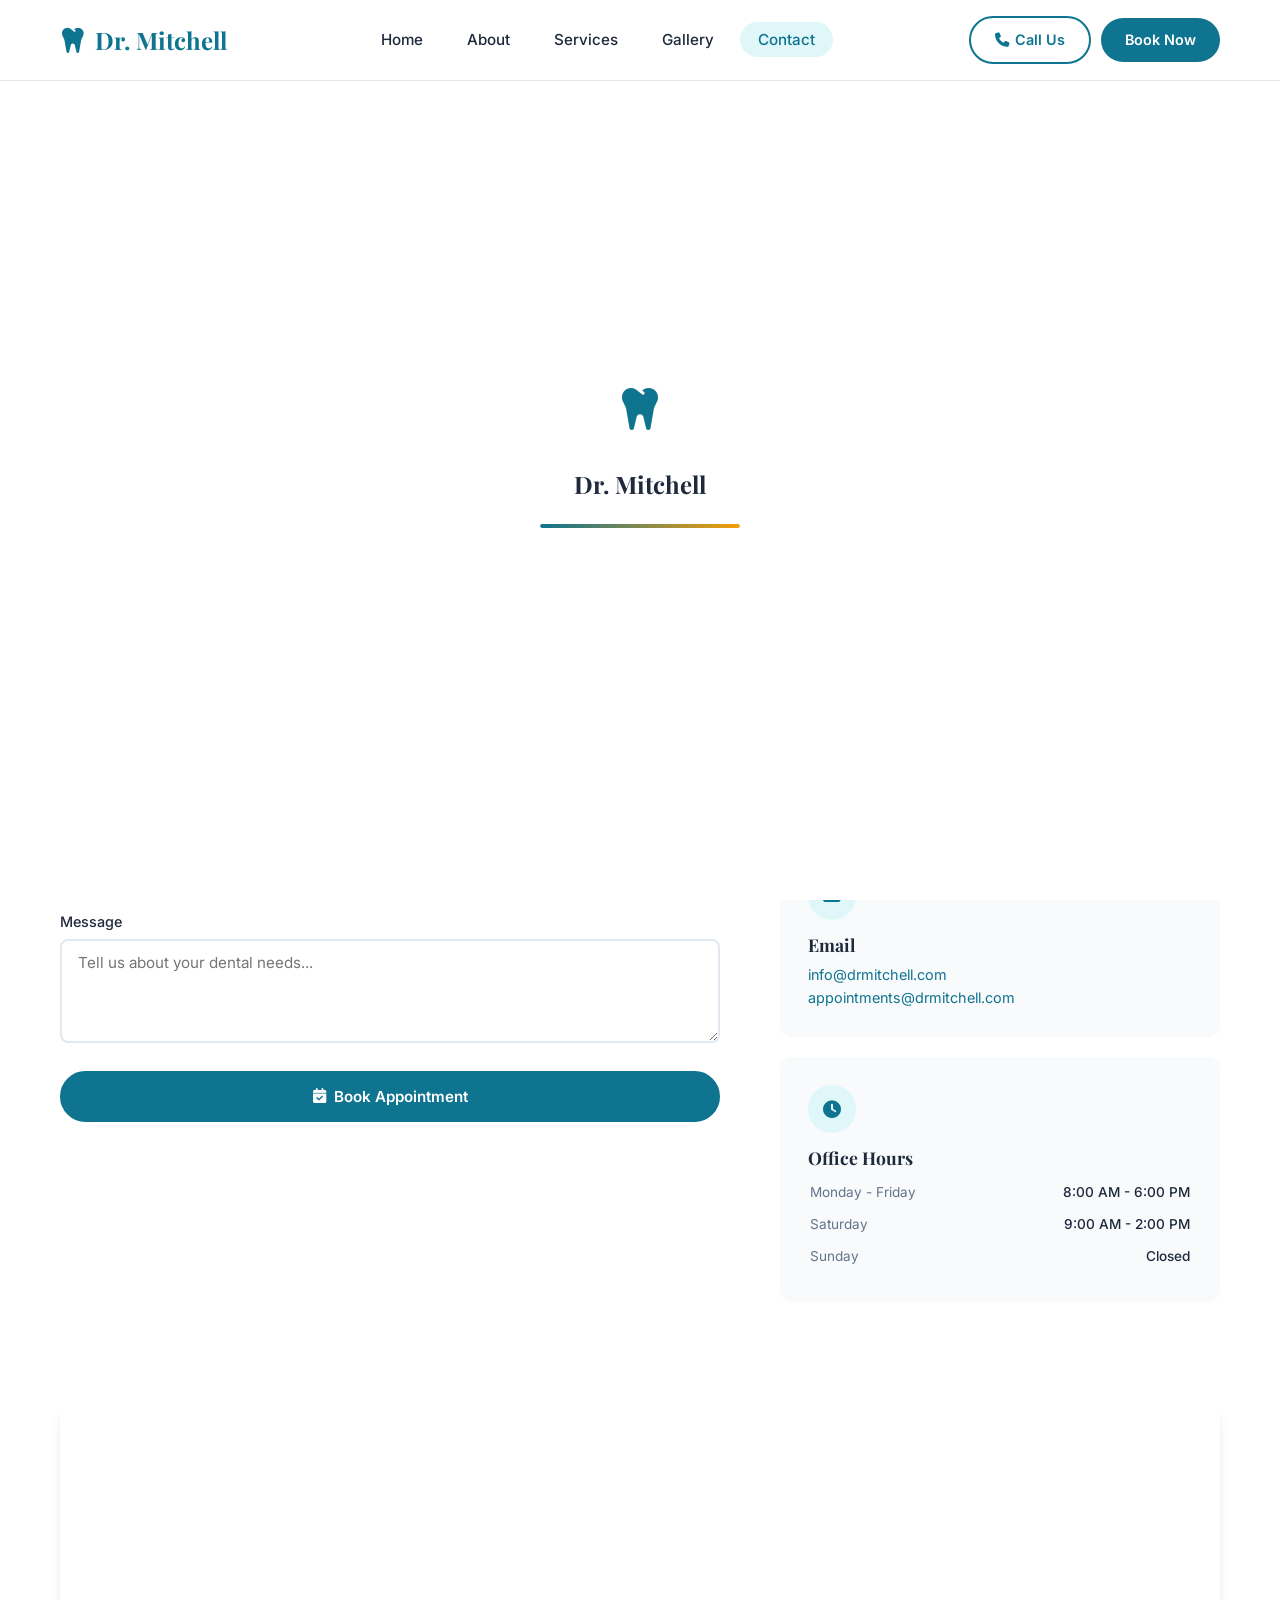
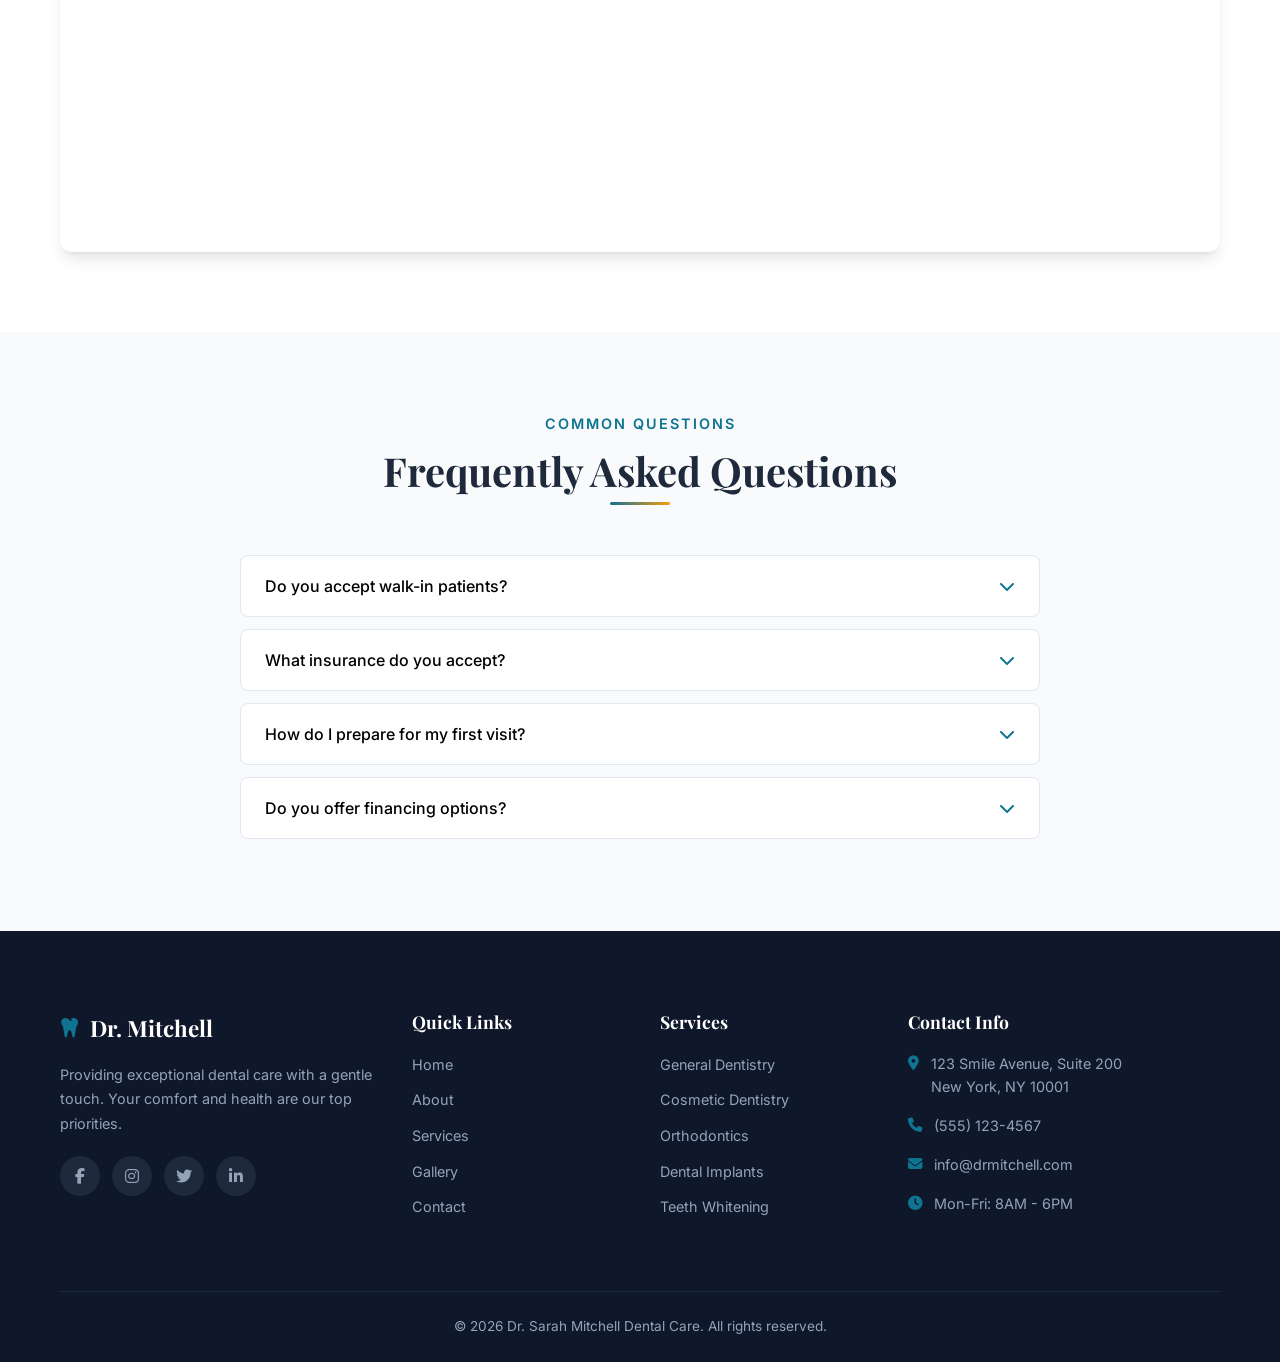
<file: contact.html>
<!DOCTYPE html>
<html lang="en">
<head>
    <meta charset="UTF-8">
    <meta name="viewport" content="width=device-width, initial-scale=1.0">
    <title>Contact | Dr. Sarah Mitchell</title>
    <link rel="stylesheet" href="style.css">
    <link rel="preconnect" href="https://fonts.googleapis.com">
    <link href="https://fonts.googleapis.com/css2?family=Playfair+Display:wght@400;600;700&family=Inter:wght@300;400;500;600&display=swap" rel="stylesheet">
    <link rel="stylesheet" href="https://cdnjs.cloudflare.com/ajax/libs/font-awesome/6.5.0/css/all.min.css">
</head>
<body>
    <!-- Preloader -->
    <div class="preloader" id="preloader">
        <div class="preloader-inner">
            <div class="preloader-icon"><i class="fas fa-tooth"></i></div>
            <div class="preloader-text">Dr. Mitchell</div>
            <div class="preloader-bar"><div class="preloader-bar-fill"></div></div>
        </div>
    </div>

    <!-- Page Transition Overlay -->
    <div class="page-transition" id="pageTransition">
        <div class="transition-slice"></div><div class="transition-slice"></div><div class="transition-slice"></div><div class="transition-slice"></div><div class="transition-slice"></div>
    </div>

    <!-- Scroll Progress Bar -->
    <div class="scroll-progress" id="scrollProgress"></div>

    <!-- Custom Cursor -->
    <div class="cursor-dot" id="cursorDot"></div>
    <div class="cursor-ring" id="cursorRing"></div>

    <!-- Navigation -->
    <nav class="navbar" id="navbar">
        <div class="nav-container">
            <a href="index.html" class="logo">
                <i class="fas fa-tooth"></i>
                <span>Dr. Mitchell</span>
            </a>
            <ul class="nav-links" id="navLinks">
                <li><a href="index.html">Home</a></li>
                <li><a href="about.html">About</a></li>
                <li><a href="services.html">Services</a></li>
                <li><a href="gallery.html">Gallery</a></li>
                <li><a href="contact.html" class="active">Contact</a></li>
                <li class="nav-mobile-btns"><a href="tel:+15551234567" class="nav-call-btn"><i class="fas fa-phone"></i> Call Us</a></li>
                <li class="nav-mobile-btns"><a href="contact.html" class="nav-book-btn"><i class="fas fa-calendar-check"></i> Book Now</a></li>
            </ul>
            <div class="nav-action-btns">
                <a href="tel:+15551234567" class="nav-btn nav-btn-call"><i class="fas fa-phone"></i> Call Us</a>
                <a href="contact.html" class="nav-btn">Book Now</a>
            </div>
            <button class="hamburger" id="hamburger">
                <span></span>
                <span></span>
                <span></span>
            </button>
        </div>
    </nav>

    <!-- Page Header -->
    <section class="page-header">
        <div class="container">
            <h1>Contact <span class="highlight">Us</span></h1>
            <p>We'd love to hear from you. Get in touch today!</p>
        </div>
    </section>

    <!-- Contact Section -->
    <section class="contact-section">
        <div class="container">
            <div class="contact-grid">
                <div class="contact-form-wrapper">
                    <h2>Book an Appointment</h2>
                    <p>Fill out the form below and we'll get back to you within 24 hours.</p>
                    <form class="contact-form" id="contactForm">
                        <div class="form-row">
                            <div class="form-group">
                                <label for="firstName">First Name *</label>
                                <input type="text" id="firstName" name="firstName" required placeholder="John">
                            </div>
                            <div class="form-group">
                                <label for="lastName">Last Name *</label>
                                <input type="text" id="lastName" name="lastName" required placeholder="Doe">
                            </div>
                        </div>
                        <div class="form-row">
                            <div class="form-group">
                                <label for="email">Email *</label>
                                <input type="email" id="email" name="email" required placeholder="john@example.com">
                            </div>
                            <div class="form-group">
                                <label for="phone">Phone *</label>
                                <input type="tel" id="phone" name="phone" required placeholder="(555) 123-4567">
                            </div>
                        </div>
                        <div class="form-group">
                            <label for="service">Service Interested In</label>
                            <select id="service" name="service">
                                <option value="">Select a service</option>
                                <option value="general">General Dentistry</option>
                                <option value="cosmetic">Cosmetic Dentistry</option>
                                <option value="orthodontics">Orthodontics</option>
                                <option value="implants">Dental Implants</option>
                                <option value="emergency">Emergency Care</option>
                                <option value="pediatric">Pediatric Dentistry</option>
                                <option value="other">Other</option>
                            </select>
                        </div>
                        <div class="form-row">
                            <div class="form-group">
                                <label for="date">Preferred Date</label>
                                <input type="date" id="date" name="date">
                            </div>
                            <div class="form-group">
                                <label for="time">Preferred Time</label>
                                <select id="time" name="time">
                                    <option value="">Select a time</option>
                                    <option value="morning">Morning (8AM - 12PM)</option>
                                    <option value="afternoon">Afternoon (12PM - 4PM)</option>
                                    <option value="evening">Evening (4PM - 6PM)</option>
                                </select>
                            </div>
                        </div>
                        <div class="form-group">
                            <label for="message">Message</label>
                            <textarea id="message" name="message" rows="4" placeholder="Tell us about your dental needs..."></textarea>
                        </div>
                        <button type="submit" class="btn btn-primary btn-full">
                            <i class="fas fa-calendar-check"></i> Book Appointment
                        </button>
                    </form>
                    <div class="form-success" id="formSuccess">
                        <i class="fas fa-check-circle"></i>
                        <h3>Appointment Request Sent!</h3>
                        <p>We'll contact you shortly to confirm your appointment. Thank you!</p>
                    </div>
                </div>

                <div class="contact-info-sidebar">
                    <div class="info-card">
                        <div class="info-icon">
                            <i class="fas fa-map-marker-alt"></i>
                        </div>
                        <h3>Our Location</h3>
                        <p>123 Smile Avenue, Suite 200<br>New York, NY 10001</p>
                    </div>
                    <div class="info-card">
                        <div class="info-icon">
                            <i class="fas fa-phone"></i>
                        </div>
                        <h3>Phone</h3>
                        <p><a href="tel:+15551234567">(555) 123-4567</a></p>
                        <p><a href="tel:+15559876543">(555) 987-6543</a> (Emergency)</p>
                    </div>
                    <div class="info-card">
                        <div class="info-icon">
                            <i class="fas fa-envelope"></i>
                        </div>
                        <h3>Email</h3>
                        <p><a href="mailto:info@drmitchell.com">info@drmitchell.com</a></p>
                        <p><a href="mailto:appointments@drmitchell.com">appointments@drmitchell.com</a></p>
                    </div>
                    <div class="info-card">
                        <div class="info-icon">
                            <i class="fas fa-clock"></i>
                        </div>
                        <h3>Office Hours</h3>
                        <table class="hours-table">
                            <tr><td>Monday - Friday</td><td>8:00 AM - 6:00 PM</td></tr>
                            <tr><td>Saturday</td><td>9:00 AM - 2:00 PM</td></tr>
                            <tr><td>Sunday</td><td>Closed</td></tr>
                        </table>
                    </div>
                </div>
            </div>
        </div>
    </section>

    <!-- Map Section -->
    <section class="map-section">
        <div class="container">
            <div class="map-wrapper">
                <iframe
                    src="https://www.google.com/maps/embed?pb=!1m18!1m12!1m3!1d3022.9663095343008!2d-74.00425878428698!3d40.74076794379132!2m3!1f0!2f0!3f0!3m2!1i1024!2i768!4f13.1!3m3!1m2!1s0x89c259bf5c1654f3%3A0xc80f9cfce5383d5d!2sGoogle!5e0!3m2!1sen!2sus!4v1637249033399!5m2!1sen!2sus"
                    width="100%" height="450" style="border:0;" allowfullscreen="" loading="lazy">
                </iframe>
            </div>
        </div>
    </section>

    <!-- FAQ Mini Section -->
    <section class="faq-mini">
        <div class="container">
            <div class="section-header">
                <p class="section-subtitle">Common Questions</p>
                <h2>Frequently Asked Questions</h2>
            </div>
            <div class="faq-grid">
                <div class="faq-item">
                    <button class="faq-question">
                        <span>Do you accept walk-in patients?</span>
                        <i class="fas fa-chevron-down"></i>
                    </button>
                    <div class="faq-answer">
                        <p>While we prefer appointments, we do accept walk-ins based on availability. For emergency situations, please call us first so we can prepare for your visit.</p>
                    </div>
                </div>
                <div class="faq-item">
                    <button class="faq-question">
                        <span>What insurance do you accept?</span>
                        <i class="fas fa-chevron-down"></i>
                    </button>
                    <div class="faq-answer">
                        <p>We accept most major insurance plans including Delta Dental, Cigna, Aetna, and MetLife. Contact our office for a full list of accepted insurances.</p>
                    </div>
                </div>
                <div class="faq-item">
                    <button class="faq-question">
                        <span>How do I prepare for my first visit?</span>
                        <i class="fas fa-chevron-down"></i>
                    </button>
                    <div class="faq-answer">
                        <p>Please bring your insurance card, a valid photo ID, and a list of any medications you're currently taking. Arrive 15 minutes early to complete new patient paperwork.</p>
                    </div>
                </div>
                <div class="faq-item">
                    <button class="faq-question">
                        <span>Do you offer financing options?</span>
                        <i class="fas fa-chevron-down"></i>
                    </button>
                    <div class="faq-answer">
                        <p>Yes! We offer 0% interest financing through CareCredit and also have our own in-house membership plan starting at $29/month.</p>
                    </div>
                </div>
            </div>
        </div>
    </section>

    <!-- Footer -->
    <footer class="footer">
        <div class="container">
            <div class="footer-grid">
                <div class="footer-col">
                    <div class="footer-logo">
                        <i class="fas fa-tooth"></i>
                        <span>Dr. Mitchell</span>
                    </div>
                    <p>Providing exceptional dental care with a gentle touch. Your comfort and health are our top priorities.</p>
                    <div class="social-links">
                        <a href="#"><i class="fab fa-facebook-f"></i></a>
                        <a href="#"><i class="fab fa-instagram"></i></a>
                        <a href="#"><i class="fab fa-twitter"></i></a>
                        <a href="#"><i class="fab fa-linkedin-in"></i></a>
                    </div>
                </div>
                <div class="footer-col">
                    <h4>Quick Links</h4>
                    <ul>
                        <li><a href="index.html">Home</a></li>
                        <li><a href="about.html">About</a></li>
                        <li><a href="services.html">Services</a></li>
                        <li><a href="gallery.html">Gallery</a></li>
                        <li><a href="contact.html">Contact</a></li>
                    </ul>
                </div>
                <div class="footer-col">
                    <h4>Services</h4>
                    <ul>
                        <li><a href="services.html">General Dentistry</a></li>
                        <li><a href="services.html">Cosmetic Dentistry</a></li>
                        <li><a href="services.html">Orthodontics</a></li>
                        <li><a href="services.html">Dental Implants</a></li>
                        <li><a href="services.html">Teeth Whitening</a></li>
                    </ul>
                </div>
                <div class="footer-col">
                    <h4>Contact Info</h4>
                    <ul class="contact-info">
                        <li><i class="fas fa-map-marker-alt"></i> 123 Smile Avenue, Suite 200<br>New York, NY 10001</li>
                        <li><i class="fas fa-phone"></i> (555) 123-4567</li>
                        <li><i class="fas fa-envelope"></i> info@drmitchell.com</li>
                        <li><i class="fas fa-clock"></i> Mon-Fri: 8AM - 6PM</li>
                    </ul>
                </div>
            </div>
            <div class="footer-bottom">
                <p>&copy; 2026 Dr. Sarah Mitchell Dental Care. All rights reserved.</p>
            </div>
        </div>
    </footer>

    <!-- Back to Top -->
    <button class="back-to-top" id="backToTop"><i class="fas fa-arrow-up"></i></button>

    <!-- WhatsApp Float -->
    <a href="https://wa.me/15551234567" class="whatsapp-float" target="_blank"><i class="fab fa-whatsapp"></i></a>

    <!-- Particles -->
    <canvas id="particles" class="particles-canvas"></canvas>

    <script src="script.js"></script>
</body>
</html>
</file>
<file: style.css>
/* ========================================
   CSS Variables & Reset
   ======================================== */
:root {
    --primary: #0e7490;
    --primary-dark: #0a5c72;
    --primary-light: #e0f7fa;
    --accent: #f59e0b;
    --text: #1e293b;
    --text-light: #64748b;
    --white: #ffffff;
    --bg: #f8fafc;
    --bg-alt: #f1f5f9;
    --border: #e2e8f0;
    --shadow: 0 4px 6px -1px rgba(0, 0, 0, 0.1), 0 2px 4px -2px rgba(0, 0, 0, 0.1);
    --shadow-lg: 0 10px 15px -3px rgba(0, 0, 0, 0.1), 0 4px 6px -4px rgba(0, 0, 0, 0.1);
    --shadow-xl: 0 20px 25px -5px rgba(0, 0, 0, 0.1), 0 8px 10px -6px rgba(0, 0, 0, 0.1);
    --radius: 12px;
    --radius-sm: 8px;
    --transition: all 0.3s ease;
}

* {
    margin: 0;
    padding: 0;
    box-sizing: border-box;
}

html {
    scroll-behavior: smooth;
    overflow-x: hidden;
    width: 100%;
}

body {
    font-family: 'Inter', sans-serif;
    color: var(--text);
    line-height: 1.6;
    background: var(--white);
    overflow-x: hidden;
    -webkit-text-size-adjust: 100%;
    width: 100%;
    min-height: 100vh;
}

section, footer {
    overflow-x: hidden;
    max-width: 100vw;
}

h1, h2, h3, h4, h5, h6 {
    font-family: 'Playfair Display', serif;
    line-height: 1.2;
}

a {
    text-decoration: none;
    color: inherit;
    transition: var(--transition);
}

img {
    max-width: 100%;
    display: block;
}

.container {
    max-width: 1200px;
    margin: 0 auto;
    padding: 0 20px;
}

.highlight {
    color: var(--primary);
}

/* ========================================
   Buttons
   ======================================== */
.btn {
    display: inline-flex;
    align-items: center;
    gap: 8px;
    padding: 14px 32px;
    border-radius: 50px;
    font-weight: 600;
    font-size: 0.95rem;
    cursor: pointer;
    transition: var(--transition);
    border: 2px solid transparent;
    font-family: 'Inter', sans-serif;
    -webkit-tap-highlight-color: transparent;
    overflow: hidden;
}

.btn-primary {
    background: var(--primary);
    color: var(--white);
    border-color: var(--primary);
}

.btn-primary:hover {
    background: var(--primary-dark);
    border-color: var(--primary-dark);
    transform: translateY(-2px);
    box-shadow: var(--shadow-lg);
}

.btn-outline {
    background: transparent;
    color: var(--primary);
    border-color: var(--primary);
}

.btn-outline:hover {
    background: var(--primary);
    color: var(--white);
    transform: translateY(-2px);
}

.btn-white {
    background: var(--white);
    color: var(--primary);
    border-color: var(--white);
}

.btn-white:hover {
    background: transparent;
    color: var(--white);
    transform: translateY(-2px);
}

.btn-outline-white {
    background: transparent;
    color: var(--white);
    border-color: var(--white);
}

.btn-outline-white:hover {
    background: var(--white);
    color: var(--primary);
    transform: translateY(-2px);
}

.btn-full {
    width: 100%;
    justify-content: center;
}

/* ========================================
   Navigation
   ======================================== */
.navbar {
    position: fixed;
    top: 0;
    left: 0;
    right: 0;
    z-index: 99999;
    background: rgba(255, 255, 255, 0.95);
    backdrop-filter: blur(10px);
    border-bottom: 1px solid var(--border);
    transition: var(--transition);
}

.navbar.scrolled {
    box-shadow: var(--shadow);
}

.nav-container {
    max-width: 1200px;
    margin: 0 auto;
    padding: 0 20px;
    display: flex;
    align-items: center;
    justify-content: space-between;
    height: 80px;
    position: relative;
}

.logo {
    display: flex;
    align-items: center;
    gap: 10px;
    font-family: 'Playfair Display', serif;
    font-size: 1.5rem;
    font-weight: 700;
    color: var(--primary);
}

.logo i {
    font-size: 1.8rem;
}

.nav-links {
    display: flex;
    list-style: none;
    gap: 8px;
}

.nav-links a {
    padding: 8px 18px;
    border-radius: 50px;
    font-size: 0.95rem;
    font-weight: 500;
    color: var(--text);
}

.nav-links a:hover,
.nav-links a.active {
    background: var(--primary-light);
    color: var(--primary);
}

.nav-action-btns {
    display: flex;
    align-items: center;
    gap: 10px;
}

.nav-btn {
    padding: 10px 24px;
    background: var(--primary);
    color: var(--white) !important;
    border-radius: 50px;
    font-weight: 600;
    font-size: 0.9rem;
    display: inline-flex;
    align-items: center;
    gap: 6px;
    white-space: nowrap;
}

.nav-btn:hover {
    background: var(--primary-dark);
    transform: translateY(-1px);
}

.nav-btn-call {
    background: transparent;
    color: var(--primary) !important;
    border: 2px solid var(--primary);
}

.nav-btn-call:hover {
    background: var(--primary);
    color: var(--white) !important;
}

.nav-mobile-btns {
    display: none;
}

.hamburger {
    display: none;
    flex-direction: column;
    gap: 5px;
    background: none;
    border: none;
    cursor: pointer;
    padding: 10px;
    z-index: 1001;
    -webkit-tap-highlight-color: transparent;
}

.hamburger span {
    width: 28px;
    height: 3px;
    background: var(--text);
    border-radius: 3px;
    transition: var(--transition);
}

.hamburger.active span:nth-child(1) {
    transform: rotate(45deg) translate(5px, 6px);
}

.hamburger.active span:nth-child(2) {
    opacity: 0;
}

.hamburger.active span:nth-child(3) {
    transform: rotate(-45deg) translate(5px, -6px);
}

/* ========================================
   Hero Section
   ======================================== */
.hero {
    padding: 140px 20px 80px;
    background: linear-gradient(135deg, var(--primary-light) 0%, var(--white) 50%, #fef3c7 100%);
    min-height: 100vh;
    display: flex;
    align-items: center;
}

.hero-content {
    max-width: 1200px;
    margin: 0 auto;
    display: grid;
    grid-template-columns: 1fr 1fr;
    gap: 60px;
    align-items: center;
}

.hero-subtitle {
    color: var(--primary);
    font-weight: 600;
    font-size: 1rem;
    text-transform: uppercase;
    letter-spacing: 2px;
    margin-bottom: 16px;
}

.hero-text h1 {
    font-size: 3.5rem;
    margin-bottom: 24px;
    color: var(--text);
}

.hero-description {
    font-size: 1.1rem;
    color: var(--text-light);
    margin-bottom: 32px;
    max-width: 520px;
}

.hero-buttons {
    display: flex;
    gap: 16px;
    margin-bottom: 48px;
}

.hero-stats {
    display: flex;
    gap: 40px;
}

.stat {
    text-align: center;
}

.stat-number {
    display: block;
    font-family: 'Playfair Display', serif;
    font-size: 2rem;
    font-weight: 700;
    color: var(--primary);
}

.stat-label {
    font-size: 0.85rem;
    color: var(--text-light);
}

.hero-image {
    position: relative;
}

.hero-image img {
    border-radius: 20px;
    box-shadow: var(--shadow-xl);
    width: 100%;
    max-width: 500px;
    margin-left: auto;
}

.hero-badge {
    position: absolute;
    bottom: 30px;
    left: -20px;
    background: var(--accent);
    color: var(--white);
    padding: 12px 24px;
    border-radius: 50px;
    display: flex;
    align-items: center;
    gap: 8px;
    font-weight: 600;
    font-size: 0.9rem;
    box-shadow: var(--shadow-lg);
    animation: float 3s ease-in-out infinite;
    z-index: 3;
}

@keyframes float {
    0%, 100% { transform: translateY(0); }
    50% { transform: translateY(-10px); }
}

/* ========================================
   Section Styles
   ======================================== */
.section-header {
    text-align: center;
    margin-bottom: 60px;
}

.section-subtitle {
    color: var(--primary);
    font-weight: 600;
    font-size: 0.9rem;
    text-transform: uppercase;
    letter-spacing: 2px;
    margin-bottom: 12px;
}

.section-header h2 {
    font-size: 2.5rem;
    color: var(--text);
}

.section-cta {
    text-align: center;
    margin-top: 48px;
}

/* ========================================
   Services Preview (Home)
   ======================================== */
.services-preview {
    padding: 100px 0;
    background: var(--white);
}

.services-grid {
    display: grid;
    grid-template-columns: repeat(4, 1fr);
    gap: 24px;
}

.service-card {
    background: var(--white);
    border: 1px solid var(--border);
    border-radius: var(--radius);
    padding: 40px 28px;
    text-align: center;
    transition: var(--transition);
}

.service-card:hover {
    transform: translateY(-8px);
    box-shadow: var(--shadow-xl);
    border-color: var(--primary);
}

.service-icon {
    width: 70px;
    height: 70px;
    border-radius: 50%;
    background: var(--primary-light);
    display: flex;
    align-items: center;
    justify-content: center;
    margin: 0 auto 20px;
    font-size: 1.5rem;
    color: var(--primary);
    transition: var(--transition);
}

.service-card:hover .service-icon {
    background: var(--primary);
    color: var(--white);
}

.service-card h3 {
    font-size: 1.2rem;
    margin-bottom: 12px;
}

.service-card p {
    font-size: 0.9rem;
    color: var(--text-light);
}

/* ========================================
   About Preview (Home)
   ======================================== */
.about-preview {
    padding: 100px 0;
    background: var(--bg);
}

.about-grid {
    display: grid;
    grid-template-columns: 1fr 1fr;
    gap: 60px;
    align-items: center;
}

.about-images {
    position: relative;
}

.about-img-main {
    border-radius: var(--radius);
    box-shadow: var(--shadow-lg);
    width: 80%;
}

.about-img-secondary {
    position: absolute;
    bottom: -30px;
    right: 0;
    border-radius: var(--radius);
    box-shadow: var(--shadow-xl);
    border: 5px solid var(--white);
    width: 55%;
}

.about-text h2 {
    font-size: 2.2rem;
    margin-bottom: 20px;
}

.about-text > p {
    color: var(--text-light);
    margin-bottom: 24px;
    font-size: 1.05rem;
}

.about-list {
    list-style: none;
    margin-bottom: 32px;
}

.about-list li {
    display: flex;
    align-items: center;
    gap: 12px;
    padding: 8px 0;
    font-size: 0.95rem;
}

.about-list li i {
    color: var(--primary);
    font-size: 1.1rem;
}

/* ========================================
   Testimonials
   ======================================== */
.testimonials {
    padding: 100px 0;
    background: var(--white);
}

.testimonials-grid {
    display: grid;
    grid-template-columns: repeat(3, 1fr);
    gap: 30px;
}

.testimonial-card {
    background: var(--white);
    border: 1px solid var(--border);
    border-radius: var(--radius);
    padding: 36px;
    transition: var(--transition);
}

.testimonial-card:hover {
    box-shadow: var(--shadow-lg);
    transform: translateY(-4px);
}

.stars {
    color: var(--accent);
    margin-bottom: 16px;
    font-size: 0.9rem;
}

.stars i {
    margin-right: 2px;
}

.testimonial-card > p {
    color: var(--text-light);
    font-style: italic;
    margin-bottom: 20px;
    font-size: 0.95rem;
}

.testimonial-author {
    display: flex;
    align-items: center;
    gap: 12px;
}

.testimonial-author img {
    width: 48px;
    height: 48px;
    border-radius: 50%;
    object-fit: cover;
}

.testimonial-author strong {
    display: block;
    font-size: 0.95rem;
}

.testimonial-author span {
    font-size: 0.8rem;
    color: var(--text-light);
}

/* ========================================
   CTA Section
   ======================================== */
.cta-section {
    padding: 80px 0;
    background: linear-gradient(135deg, var(--primary) 0%, var(--primary-dark) 100%);
    text-align: center;
    color: var(--white);
}

.cta-section h2 {
    font-size: 2.5rem;
    margin-bottom: 16px;
}

.cta-section p {
    font-size: 1.1rem;
    opacity: 0.9;
    margin-bottom: 32px;
    max-width: 600px;
    margin-left: auto;
    margin-right: auto;
}

.cta-buttons {
    display: flex;
    gap: 16px;
    justify-content: center;
    flex-wrap: wrap;
}

/* ========================================
   Footer
   ======================================== */
.footer {
    background: #0f172a;
    color: #94a3b8;
    padding: 80px 0 0;
}

.footer-grid {
    display: grid;
    grid-template-columns: 1.5fr 1fr 1fr 1.5fr;
    gap: 40px;
    padding-bottom: 60px;
    border-bottom: 1px solid #1e293b;
}

.footer-logo {
    display: flex;
    align-items: center;
    gap: 10px;
    font-family: 'Playfair Display', serif;
    font-size: 1.4rem;
    font-weight: 700;
    color: var(--white);
    margin-bottom: 16px;
}

.footer-logo i {
    color: var(--primary);
}

.footer-col p {
    font-size: 0.9rem;
    line-height: 1.7;
    margin-bottom: 20px;
}

.social-links {
    display: flex;
    gap: 12px;
}

.social-links a {
    width: 40px;
    height: 40px;
    border-radius: 50%;
    background: #1e293b;
    display: flex;
    align-items: center;
    justify-content: center;
    color: #94a3b8;
    transition: var(--transition);
}

.social-links a:hover {
    background: var(--primary);
    color: var(--white);
}

.footer-col h4 {
    color: var(--white);
    font-size: 1.1rem;
    margin-bottom: 20px;
}

.footer-col ul {
    list-style: none;
}

.footer-col ul li {
    margin-bottom: 10px;
}

.footer-col ul li a {
    font-size: 0.9rem;
    color: #94a3b8;
}

.footer-col ul li a:hover {
    color: var(--primary);
    padding-left: 5px;
}

.contact-info li {
    display: flex;
    gap: 12px;
    margin-bottom: 16px !important;
    font-size: 0.9rem;
}

.contact-info li i {
    color: var(--primary);
    margin-top: 4px;
}

.footer-bottom {
    text-align: center;
    padding: 24px 0;
    font-size: 0.85rem;
}

/* ========================================
   Page Header (Inner Pages)
   ======================================== */
.page-header {
    padding: 160px 0 80px;
    background: linear-gradient(135deg, var(--primary-light) 0%, var(--white) 100%);
    text-align: center;
}

.page-header h1 {
    font-size: 3rem;
    margin-bottom: 12px;
}

.page-header p {
    color: var(--text-light);
    font-size: 1.1rem;
}

/* ========================================
   About Page - Doctor Bio
   ======================================== */
.doctor-bio {
    padding: 100px 0;
}

.bio-grid {
    display: grid;
    grid-template-columns: 1fr 1.5fr;
    gap: 60px;
    align-items: start;
}

.bio-image img {
    border-radius: var(--radius);
    box-shadow: var(--shadow-xl);
    width: 100%;
}

.bio-content h2 {
    font-size: 2.2rem;
    margin-bottom: 8px;
}

.bio-title {
    color: var(--primary);
    font-weight: 600;
    margin-bottom: 24px;
    font-size: 1.1rem;
}

.bio-content > p {
    color: var(--text-light);
    margin-bottom: 16px;
    font-size: 1rem;
}

.bio-details {
    display: grid;
    grid-template-columns: 1fr 1fr;
    gap: 20px;
    margin-top: 32px;
}

.bio-detail {
    display: flex;
    gap: 14px;
    align-items: flex-start;
}

.bio-detail i {
    font-size: 1.3rem;
    color: var(--primary);
    margin-top: 4px;
}

.bio-detail strong {
    display: block;
    font-size: 0.95rem;
    margin-bottom: 2px;
}

.bio-detail span {
    font-size: 0.85rem;
    color: var(--text-light);
}

/* ========================================
   Team Section
   ======================================== */
.team-section {
    padding: 100px 0;
    background: var(--bg);
}

.team-grid {
    display: grid;
    grid-template-columns: repeat(4, 1fr);
    gap: 30px;
}

.team-card {
    background: var(--white);
    border-radius: var(--radius);
    overflow: hidden;
    box-shadow: var(--shadow);
    transition: var(--transition);
}

.team-card:hover {
    transform: translateY(-8px);
    box-shadow: var(--shadow-xl);
}

.team-card img {
    width: 100%;
    height: 280px;
    object-fit: cover;
}

.team-info {
    padding: 24px;
    text-align: center;
}

.team-info h3 {
    font-size: 1.15rem;
    margin-bottom: 4px;
}

.team-info > p {
    color: var(--primary);
    font-size: 0.9rem;
    margin-bottom: 12px;
}

.team-social {
    display: flex;
    gap: 8px;
    justify-content: center;
}

.team-social a {
    width: 36px;
    height: 36px;
    border-radius: 50%;
    background: var(--primary-light);
    display: flex;
    align-items: center;
    justify-content: center;
    color: var(--primary);
    font-size: 0.85rem;
}

.team-social a:hover {
    background: var(--primary);
    color: var(--white);
}

/* ========================================
   Timeline
   ======================================== */
.timeline-section {
    padding: 100px 0;
}

.timeline {
    position: relative;
    max-width: 700px;
    margin: 0 auto;
}

.timeline::before {
    content: '';
    position: absolute;
    left: 20px;
    top: 0;
    bottom: 0;
    width: 3px;
    background: var(--primary-light);
}

.timeline-item {
    position: relative;
    padding-left: 60px;
    margin-bottom: 40px;
}

.timeline-dot {
    position: absolute;
    left: 11px;
    top: 5px;
    width: 20px;
    height: 20px;
    border-radius: 50%;
    background: var(--primary);
    border: 4px solid var(--primary-light);
}

.timeline-year {
    display: inline-block;
    background: var(--primary);
    color: var(--white);
    padding: 4px 16px;
    border-radius: 50px;
    font-size: 0.85rem;
    font-weight: 600;
    margin-bottom: 8px;
}

.timeline-content h3 {
    font-size: 1.2rem;
    margin-bottom: 4px;
}

.timeline-content p {
    color: var(--text-light);
    font-size: 0.95rem;
}

/* ========================================
   Services Page - Full Details
   ======================================== */
.services-full {
    padding: 80px 0;
}

.service-detail {
    display: grid;
    grid-template-columns: 1fr 1fr;
    gap: 60px;
    align-items: center;
    margin-bottom: 80px;
    padding-bottom: 80px;
    border-bottom: 1px solid var(--border);
}

.service-detail:last-child {
    border-bottom: none;
    margin-bottom: 0;
    padding-bottom: 0;
}

.service-detail.reverse {
    direction: rtl;
}

.service-detail.reverse > * {
    direction: ltr;
}

.service-detail-img img {
    border-radius: var(--radius);
    box-shadow: var(--shadow-lg);
    width: 100%;
}

.service-detail-icon {
    width: 60px;
    height: 60px;
    border-radius: 50%;
    background: var(--primary-light);
    display: flex;
    align-items: center;
    justify-content: center;
    font-size: 1.4rem;
    color: var(--primary);
    margin-bottom: 16px;
}

.service-detail-content h2 {
    font-size: 2rem;
    margin-bottom: 16px;
}

.service-detail-content > p {
    color: var(--text-light);
    margin-bottom: 24px;
    font-size: 1rem;
}

.service-features {
    list-style: none;
    margin-bottom: 28px;
}

.service-features li {
    display: flex;
    align-items: center;
    gap: 10px;
    padding: 6px 0;
    font-size: 0.95rem;
}

.service-features li i {
    color: var(--primary);
}

/* ========================================
   Pricing Section
   ======================================== */
.pricing-section {
    padding: 100px 0;
    background: var(--bg);
}

.pricing-grid {
    display: grid;
    grid-template-columns: repeat(3, 1fr);
    gap: 30px;
}

.pricing-card {
    background: var(--white);
    border-radius: var(--radius);
    padding: 40px 32px;
    border: 1px solid var(--border);
    transition: var(--transition);
}

.pricing-card.featured {
    border-color: var(--primary);
    box-shadow: var(--shadow-lg);
    position: relative;
}

.pricing-card.featured::before {
    content: 'Popular';
    position: absolute;
    top: -12px;
    left: 50%;
    transform: translateX(-50%);
    background: var(--primary);
    color: var(--white);
    padding: 4px 20px;
    border-radius: 50px;
    font-size: 0.8rem;
    font-weight: 600;
}

.pricing-card h3 {
    font-size: 1.4rem;
    margin-bottom: 24px;
    text-align: center;
}

.pricing-card ul {
    list-style: none;
}

.pricing-card ul li {
    display: flex;
    align-items: center;
    gap: 10px;
    padding: 10px 0;
    font-size: 0.95rem;
    border-bottom: 1px solid var(--bg);
}

.pricing-card ul li:last-child {
    border-bottom: none;
}

.pricing-card ul li i {
    color: var(--primary);
}

/* ========================================
   Gallery Page
   ======================================== */
.gallery-section {
    padding: 60px 0 100px;
}

.gallery-filter {
    display: flex;
    justify-content: center;
    gap: 12px;
    margin-bottom: 40px;
    flex-wrap: wrap;
}

.filter-btn {
    padding: 10px 24px;
    border: 2px solid var(--border);
    border-radius: 50px;
    background: var(--white);
    font-size: 0.9rem;
    font-weight: 500;
    cursor: pointer;
    transition: var(--transition);
    font-family: 'Inter', sans-serif;
}

.filter-btn:hover,
.filter-btn.active {
    background: var(--primary);
    color: var(--white);
    border-color: var(--primary);
}

.gallery-grid {
    display: grid;
    grid-template-columns: repeat(3, 1fr);
    gap: 20px;
}

.gallery-item {
    position: relative;
    border-radius: var(--radius);
    overflow: hidden;
    cursor: pointer;
    aspect-ratio: 3/2;
}

.gallery-item img {
    width: 100%;
    height: 100%;
    object-fit: cover;
    transition: transform 0.5s ease;
}

.gallery-item:hover img {
    transform: scale(1.1);
}

.gallery-overlay {
    position: absolute;
    bottom: 0;
    left: 0;
    right: 0;
    background: linear-gradient(transparent, rgba(0,0,0,0.8));
    padding: 30px 20px 20px;
    color: var(--white);
    transform: translateY(100%);
    transition: transform 0.3s ease;
}

.gallery-item:hover .gallery-overlay {
    transform: translateY(0);
}

.gallery-overlay h3 {
    font-size: 1.1rem;
    margin-bottom: 4px;
}

.gallery-overlay p {
    font-size: 0.85rem;
    opacity: 0.8;
}

.gallery-item.hidden {
    display: none;
}

/* Lightbox */
.lightbox {
    display: none;
    position: fixed;
    top: 0;
    left: 0;
    width: 100%;
    height: 100%;
    background: rgba(0,0,0,0.9);
    z-index: 2000;
    align-items: center;
    justify-content: center;
}

.lightbox.active {
    display: flex;
}

.lightbox img {
    max-width: 90%;
    max-height: 85vh;
    border-radius: var(--radius-sm);
}

.lightbox-close,
.lightbox-prev,
.lightbox-next {
    position: absolute;
    background: none;
    border: none;
    color: var(--white);
    font-size: 2rem;
    cursor: pointer;
    padding: 10px;
    transition: var(--transition);
}

.lightbox-close {
    top: 20px;
    right: 30px;
    font-size: 2.5rem;
}

.lightbox-prev {
    left: 30px;
    top: 50%;
    transform: translateY(-50%);
}

.lightbox-next {
    right: 30px;
    top: 50%;
    transform: translateY(-50%);
}

.lightbox-close:hover,
.lightbox-prev:hover,
.lightbox-next:hover {
    color: var(--primary);
}

/* ========================================
   Contact Page
   ======================================== */
.contact-section {
    padding: 80px 0 100px;
}

.contact-grid {
    display: grid;
    grid-template-columns: 1.5fr 1fr;
    gap: 60px;
}

.contact-form-wrapper h2 {
    font-size: 2rem;
    margin-bottom: 8px;
}

.contact-form-wrapper > p {
    color: var(--text-light);
    margin-bottom: 32px;
}

.form-row {
    display: grid;
    grid-template-columns: 1fr 1fr;
    gap: 20px;
}

.form-group {
    margin-bottom: 20px;
}

.form-group label {
    display: block;
    font-weight: 500;
    margin-bottom: 6px;
    font-size: 0.9rem;
}

.form-group input,
.form-group select,
.form-group textarea {
    width: 100%;
    padding: 12px 16px;
    border: 2px solid var(--border);
    border-radius: var(--radius-sm);
    font-size: 0.95rem;
    font-family: 'Inter', sans-serif;
    transition: var(--transition);
    background: var(--white);
}

.form-group input:focus,
.form-group select:focus,
.form-group textarea:focus {
    outline: none;
    border-color: var(--primary);
    box-shadow: 0 0 0 3px rgba(14, 116, 144, 0.1);
}

.form-group textarea {
    resize: vertical;
}

.form-success {
    display: none;
    text-align: center;
    padding: 60px 20px;
}

.form-success.show {
    display: block;
}

.form-success i {
    font-size: 4rem;
    color: #10b981;
    margin-bottom: 16px;
}

.form-success h3 {
    font-size: 1.6rem;
    margin-bottom: 8px;
}

.form-success p {
    color: var(--text-light);
}

.contact-info-sidebar {
    display: flex;
    flex-direction: column;
    gap: 20px;
}

.info-card {
    background: var(--bg);
    border-radius: var(--radius);
    padding: 28px;
    transition: var(--transition);
}

.info-card:hover {
    box-shadow: var(--shadow);
}

.info-icon {
    width: 48px;
    height: 48px;
    border-radius: 50%;
    background: var(--primary-light);
    display: flex;
    align-items: center;
    justify-content: center;
    color: var(--primary);
    font-size: 1.1rem;
    margin-bottom: 14px;
}

.info-card h3 {
    font-size: 1.1rem;
    margin-bottom: 8px;
}

.info-card p {
    font-size: 0.9rem;
    color: var(--text-light);
}

.info-card a {
    color: var(--primary);
}

.info-card a:hover {
    text-decoration: underline;
}

.hours-table {
    width: 100%;
    font-size: 0.85rem;
}

.hours-table td {
    padding: 4px 0;
    color: var(--text-light);
}

.hours-table td:last-child {
    text-align: right;
    font-weight: 500;
    color: var(--text);
}

/* Map */
.map-section {
    padding: 0 0 80px;
}

.map-wrapper {
    border-radius: var(--radius);
    overflow: hidden;
    box-shadow: var(--shadow-lg);
}

.map-wrapper iframe {
    display: block;
}

/* ========================================
   FAQ
   ======================================== */
.faq-mini {
    padding: 80px 0;
    background: var(--bg);
}

.faq-grid {
    max-width: 800px;
    margin: 0 auto;
}

.faq-item {
    background: var(--white);
    border-radius: var(--radius-sm);
    margin-bottom: 12px;
    overflow: hidden;
    border: 1px solid var(--border);
}

.faq-question {
    width: 100%;
    padding: 20px 24px;
    display: flex;
    justify-content: space-between;
    align-items: center;
    background: none;
    border: none;
    cursor: pointer;
    font-size: 1rem;
    font-weight: 500;
    font-family: 'Inter', sans-serif;
    text-align: left;
    transition: var(--transition);
}

.faq-question:hover {
    background: var(--bg);
}

.faq-question i {
    transition: transform 0.3s ease;
    color: var(--primary);
}

.faq-item.active .faq-question i {
    transform: rotate(180deg);
}

.faq-answer {
    max-height: 0;
    overflow: hidden;
    transition: max-height 0.3s ease;
}

.faq-answer p {
    padding: 0 24px 20px;
    color: var(--text-light);
    font-size: 0.95rem;
}

.faq-item.active .faq-answer {
    max-height: 200px;
}

/* ========================================
   Preloader
   ======================================== */
.preloader {
    position: fixed;
    top: 0;
    left: 0;
    width: 100%;
    height: 100%;
    background: var(--white);
    z-index: 9999;
    display: flex;
    align-items: center;
    justify-content: center;
    transition: opacity 0.6s ease, visibility 0.6s ease;
}

.preloader.hidden {
    opacity: 0;
    visibility: hidden;
}

.preloader-inner {
    text-align: center;
}

.preloader-icon {
    font-size: 3rem;
    color: var(--primary);
    animation: preloaderPulse 1.2s ease-in-out infinite;
    margin-bottom: 16px;
}

@keyframes preloaderPulse {
    0%, 100% { transform: scale(1); opacity: 1; }
    50% { transform: scale(1.2); opacity: 0.7; }
}

.preloader-text {
    font-family: 'Playfair Display', serif;
    font-size: 1.5rem;
    font-weight: 700;
    color: var(--text);
    margin-bottom: 20px;
}

.preloader-bar {
    width: 200px;
    height: 4px;
    background: var(--border);
    border-radius: 4px;
    overflow: hidden;
    margin: 0 auto;
}

.preloader-bar-fill {
    height: 100%;
    background: linear-gradient(90deg, var(--primary), var(--accent));
    border-radius: 4px;
    animation: preloaderFill 1.8s ease forwards;
}

@keyframes preloaderFill {
    0% { width: 0; }
    100% { width: 100%; }
}

/* ========================================
   Page Transitions
   ======================================== */
.page-transition {
    position: fixed;
    top: 0;
    left: 0;
    width: 100%;
    height: 100%;
    z-index: 8888;
    display: flex;
    pointer-events: none;
}

.transition-slice {
    flex: 1;
    background: var(--primary);
    transform: scaleY(0);
    transform-origin: top;
}

.page-transition.active .transition-slice {
    animation: sliceIn 0.5s ease forwards;
}

.page-transition.active .transition-slice:nth-child(1) { animation-delay: 0s; }
.page-transition.active .transition-slice:nth-child(2) { animation-delay: 0.05s; }
.page-transition.active .transition-slice:nth-child(3) { animation-delay: 0.1s; }
.page-transition.active .transition-slice:nth-child(4) { animation-delay: 0.15s; }
.page-transition.active .transition-slice:nth-child(5) { animation-delay: 0.2s; }

@keyframes sliceIn {
    0% { transform: scaleY(0); transform-origin: top; }
    50% { transform: scaleY(1); transform-origin: top; }
    50.1% { transform-origin: bottom; }
    100% { transform: scaleY(0); transform-origin: bottom; }
}

/* ========================================
   Scroll Progress Bar
   ======================================== */
.scroll-progress {
    position: fixed;
    top: 0;
    left: 0;
    height: 4px;
    background: linear-gradient(90deg, var(--primary), var(--accent), #10b981);
    z-index: 1001;
    width: 0%;
    transition: width 0.1s linear;
    box-shadow: 0 0 10px rgba(14, 116, 144, 0.5);
}

/* ========================================
   Custom Cursor
   ======================================== */
.cursor-dot {
    width: 8px;
    height: 8px;
    background: var(--primary);
    border-radius: 50%;
    position: fixed;
    pointer-events: none;
    z-index: 9998;
    transition: transform 0.1s ease;
    mix-blend-mode: difference;
}

.cursor-ring {
    width: 40px;
    height: 40px;
    border: 2px solid var(--primary);
    border-radius: 50%;
    position: fixed;
    pointer-events: none;
    z-index: 9997;
    transition: all 0.15s ease-out;
    opacity: 0.5;
}

.cursor-ring.hover {
    width: 60px;
    height: 60px;
    border-color: var(--accent);
    opacity: 0.8;
    background: rgba(245, 158, 11, 0.1);
}

/* ========================================
   Enhanced Animations
   ======================================== */
.fade-in {
    opacity: 0;
    transform: translateY(30px);
    transition: opacity 0.6s ease, transform 0.6s ease;
}

.fade-in.visible {
    opacity: 1;
    transform: translateY(0);
}

[data-anim="slide-up"] {
    opacity: 0;
    transform: translateY(60px);
    transition: opacity 0.7s cubic-bezier(0.16, 1, 0.3, 1), transform 0.7s cubic-bezier(0.16, 1, 0.3, 1);
}

[data-anim="slide-up"].animated {
    opacity: 1;
    transform: translateY(0);
}

[data-anim="slide-left"] {
    opacity: 0;
    transform: translateX(-80px);
    transition: opacity 0.7s cubic-bezier(0.16, 1, 0.3, 1), transform 0.7s cubic-bezier(0.16, 1, 0.3, 1);
}

[data-anim="slide-left"].animated {
    opacity: 1;
    transform: translateX(0);
}

[data-anim="slide-right"] {
    opacity: 0;
    transform: translateX(80px);
    transition: opacity 0.7s cubic-bezier(0.16, 1, 0.3, 1), transform 0.7s cubic-bezier(0.16, 1, 0.3, 1);
}

[data-anim="slide-right"].animated {
    opacity: 1;
    transform: translateX(0);
}

[data-anim="zoom-in"] {
    opacity: 0;
    transform: scale(0.8);
    transition: opacity 0.7s cubic-bezier(0.16, 1, 0.3, 1), transform 0.7s cubic-bezier(0.16, 1, 0.3, 1);
}

[data-anim="zoom-in"].animated {
    opacity: 1;
    transform: scale(1);
}

[data-anim="rotate-in"] {
    opacity: 0;
    transform: rotate(-5deg) translateY(40px);
    transition: opacity 0.7s cubic-bezier(0.16, 1, 0.3, 1), transform 0.7s cubic-bezier(0.16, 1, 0.3, 1);
}

[data-anim="rotate-in"].animated {
    opacity: 1;
    transform: rotate(0) translateY(0);
}

[data-anim="flip-in"] {
    opacity: 0;
    transform: perspective(600px) rotateY(-30deg);
    transition: opacity 0.8s cubic-bezier(0.16, 1, 0.3, 1), transform 0.8s cubic-bezier(0.16, 1, 0.3, 1);
}

[data-anim="flip-in"].animated {
    opacity: 1;
    transform: perspective(600px) rotateY(0);
}

/* Text reveal animation */
.text-reveal {
    overflow: hidden;
    display: inline-block;
}

.text-reveal span {
    display: inline-block;
    transform: translateY(100%);
    transition: transform 0.8s cubic-bezier(0.16, 1, 0.3, 1);
}

.text-reveal.revealed span {
    transform: translateY(0);
}

/* Stagger children */
.stagger-children > * {
    opacity: 0;
    transform: translateY(20px);
    transition: opacity 0.5s ease, transform 0.5s ease;
}

.stagger-children.animated > *:nth-child(1) { transition-delay: 0s; opacity: 1; transform: translateY(0); }
.stagger-children.animated > *:nth-child(2) { transition-delay: 0.1s; opacity: 1; transform: translateY(0); }
.stagger-children.animated > *:nth-child(3) { transition-delay: 0.2s; opacity: 1; transform: translateY(0); }
.stagger-children.animated > *:nth-child(4) { transition-delay: 0.3s; opacity: 1; transform: translateY(0); }
.stagger-children.animated > *:nth-child(5) { transition-delay: 0.4s; opacity: 1; transform: translateY(0); }
.stagger-children.animated > *:nth-child(6) { transition-delay: 0.5s; opacity: 1; transform: translateY(0); }

/* Parallax images */
.parallax-img {
    transition: transform 0.1s linear;
    will-change: transform;
}

/* Magnetic button effect */
.btn {
    position: relative;
}

.btn::after {
    content: '';
    position: absolute;
    top: 50%;
    left: 50%;
    width: 0;
    height: 0;
    background: rgba(255,255,255,0.2);
    border-radius: 50%;
    transform: translate(-50%, -50%);
    transition: width 0.6s ease, height 0.6s ease;
}

.btn:hover::after {
    width: 300px;
    height: 300px;
}

/* Glowing border effect */
.service-card,
.testimonial-card,
.team-card,
.choose-card,
.pricing-card {
    position: relative;
}

.service-card::before,
.choose-card::before {
    content: '';
    position: absolute;
    top: -2px;
    left: -2px;
    right: -2px;
    bottom: -2px;
    background: linear-gradient(45deg, var(--primary), var(--accent), #10b981, var(--primary));
    border-radius: calc(var(--radius) + 2px);
    z-index: -1;
    opacity: 0;
    transition: opacity 0.4s ease;
    background-size: 300% 300%;
    animation: gradientShift 4s ease infinite;
}

.service-card:hover::before,
.choose-card:hover::before {
    opacity: 1;
}

@keyframes gradientShift {
    0% { background-position: 0% 50%; }
    50% { background-position: 100% 50%; }
    100% { background-position: 0% 50%; }
}

/* Tilt effect on hover via JS */
.tilt-card {
    transform-style: preserve-3d;
    perspective: 1000px;
}

.tilt-card .tilt-inner {
    transition: transform 0.1s ease;
    transform-style: preserve-3d;
}

/* ========================================
   Why Choose Us Section
   ======================================== */
.why-choose {
    padding: 100px 0;
    background: linear-gradient(180deg, var(--white) 0%, var(--bg) 100%);
}

.choose-grid {
    display: grid;
    grid-template-columns: repeat(4, 1fr);
    gap: 24px;
}

.choose-card {
    background: var(--white);
    border: 1px solid var(--border);
    border-radius: var(--radius);
    padding: 40px 28px;
    text-align: center;
    transition: all 0.4s cubic-bezier(0.16, 1, 0.3, 1);
    position: relative;
    overflow: hidden;
    z-index: 1;
}

.choose-card:hover {
    transform: translateY(-12px) scale(1.02);
    box-shadow: var(--shadow-xl);
    border-color: transparent;
}

.choose-number {
    font-family: 'Playfair Display', serif;
    font-size: 3rem;
    font-weight: 700;
    color: var(--primary-light);
    line-height: 1;
    margin-bottom: 16px;
    transition: var(--transition);
}

.choose-card:hover .choose-number {
    color: var(--primary);
    transform: scale(1.1);
}

.choose-card h3 {
    font-size: 1.15rem;
    margin-bottom: 12px;
}

.choose-card p {
    font-size: 0.9rem;
    color: var(--text-light);
}

/* ========================================
   Before & After Section
   ======================================== */
.before-after-section {
    padding: 100px 0;
    background: var(--bg);
}

.ba-grid {
    display: grid;
    grid-template-columns: repeat(2, 1fr);
    gap: 30px;
}

.ba-card {
    border-radius: var(--radius);
    overflow: hidden;
    box-shadow: var(--shadow-lg);
}

.ba-slider {
    position: relative;
    overflow: hidden;
    cursor: col-resize;
    aspect-ratio: 500/350;
}

.ba-slider img {
    width: 100%;
    height: 100%;
    object-fit: cover;
    display: block;
}

.ba-before-wrapper {
    position: absolute;
    top: 0;
    left: 0;
    width: 50%;
    height: 100%;
    overflow: hidden;
}

.ba-before {
    position: absolute;
    top: 0;
    left: 0;
    width: 200%;
    max-width: none;
}

.ba-handle {
    position: absolute;
    top: 0;
    left: 50%;
    width: 4px;
    height: 100%;
    display: flex;
    flex-direction: column;
    align-items: center;
    justify-content: center;
    transform: translateX(-50%);
    z-index: 2;
}

.ba-handle-line {
    flex: 1;
    width: 3px;
    background: var(--white);
    box-shadow: 0 0 6px rgba(0,0,0,0.4);
}

.ba-handle-circle {
    width: 44px;
    height: 44px;
    border-radius: 50%;
    background: var(--white);
    display: flex;
    align-items: center;
    justify-content: center;
    color: var(--primary);
    font-size: 1rem;
    box-shadow: 0 2px 10px rgba(0,0,0,0.3);
    flex-shrink: 0;
}

.ba-label {
    padding: 16px 24px;
    background: var(--white);
    text-align: center;
}

.ba-label span {
    font-weight: 600;
    color: var(--text);
}

/* ========================================
   Back to Top Button
   ======================================== */
.back-to-top {
    position: fixed;
    bottom: 30px;
    right: 30px;
    width: 50px;
    height: 50px;
    border-radius: 50%;
    background: var(--primary);
    color: var(--white);
    border: none;
    cursor: pointer;
    font-size: 1.1rem;
    display: flex;
    align-items: center;
    justify-content: center;
    box-shadow: var(--shadow-lg);
    z-index: 999;
    opacity: 0;
    visibility: hidden;
    transform: translateY(20px);
    transition: all 0.4s cubic-bezier(0.16, 1, 0.3, 1);
}

.back-to-top.visible {
    opacity: 1;
    visibility: visible;
    transform: translateY(0);
}

.back-to-top:hover {
    background: var(--primary-dark);
    transform: translateY(-4px);
    box-shadow: var(--shadow-xl);
}

/* ========================================
   WhatsApp Float
   ======================================== */
.whatsapp-float {
    position: fixed;
    bottom: 30px;
    left: 30px;
    width: 56px;
    height: 56px;
    border-radius: 50%;
    background: #25d366;
    color: var(--white);
    display: flex;
    align-items: center;
    justify-content: center;
    font-size: 1.6rem;
    box-shadow: 0 4px 15px rgba(37, 211, 102, 0.4);
    z-index: 999;
    animation: whatsappPulse 2s ease-in-out infinite;
}

.whatsapp-float:hover {
    transform: scale(1.1);
    box-shadow: 0 6px 20px rgba(37, 211, 102, 0.6);
}

@keyframes whatsappPulse {
    0%, 100% { box-shadow: 0 4px 15px rgba(37, 211, 102, 0.4); }
    50% { box-shadow: 0 4px 25px rgba(37, 211, 102, 0.7); }
}

/* ========================================
   Particles Canvas
   ======================================== */
.particles-canvas {
    position: fixed;
    top: 0;
    left: 0;
    width: 100%;
    height: 100%;
    pointer-events: none;
    z-index: 0;
    opacity: 0.3;
}

/* Ensure content is above particles */
.hero, .services-preview, .about-preview, .testimonials,
.why-choose, .before-after-section, .cta-section, .footer,
.page-header, .doctor-bio, .team-section, .timeline-section,
.services-full, .pricing-section, .gallery-section, .contact-section,
.map-section, .faq-mini {
    position: relative;
    z-index: 1;
}

/* ========================================
   Enhanced Hero
   ======================================== */
.hero {
    position: relative;
    overflow: hidden;
}

.hero::before {
    content: '';
    position: absolute;
    top: -50%;
    right: -20%;
    width: 600px;
    height: 600px;
    border-radius: 50%;
    background: radial-gradient(circle, rgba(14, 116, 144, 0.08) 0%, transparent 70%);
    animation: heroOrb1 15s ease-in-out infinite;
}

.hero::after {
    content: '';
    position: absolute;
    bottom: -30%;
    left: -10%;
    width: 500px;
    height: 500px;
    border-radius: 50%;
    background: radial-gradient(circle, rgba(245, 158, 11, 0.08) 0%, transparent 70%);
    animation: heroOrb2 12s ease-in-out infinite;
}

@keyframes heroOrb1 {
    0%, 100% { transform: translate(0, 0); }
    50% { transform: translate(-40px, 40px); }
}

@keyframes heroOrb2 {
    0%, 100% { transform: translate(0, 0); }
    50% { transform: translate(30px, -30px); }
}

.hero-content {
    position: relative;
    z-index: 2;
}

/* Typed cursor blink */
.typed-cursor {
    display: inline-block;
    width: 3px;
    height: 1em;
    background: var(--primary);
    margin-left: 4px;
    animation: blink 0.8s step-end infinite;
    vertical-align: text-bottom;
}

@keyframes blink {
    0%, 100% { opacity: 1; }
    50% { opacity: 0; }
}

/* Enhanced section headers with line decoration */
.section-header h2 {
    position: relative;
    display: inline-block;
}

.section-header h2::after {
    content: '';
    position: absolute;
    bottom: -10px;
    left: 50%;
    transform: translateX(-50%);
    width: 60px;
    height: 3px;
    background: linear-gradient(90deg, var(--primary), var(--accent));
    border-radius: 3px;
}

/* Enhanced CTA with animated bg */
.cta-section {
    position: relative;
    overflow: hidden;
}

.cta-section::before {
    content: '';
    position: absolute;
    top: 0;
    left: -100%;
    width: 200%;
    height: 100%;
    background: linear-gradient(90deg, transparent, rgba(255,255,255,0.05), transparent);
    animation: ctaSweep 8s linear infinite;
}

@keyframes ctaSweep {
    0% { transform: translateX(-50%); }
    100% { transform: translateX(50%); }
}

/* Smooth image hover zoom on all images */
.about-img-main,
.about-img-secondary,
.bio-image img,
.team-card img {
    transition: transform 0.6s cubic-bezier(0.16, 1, 0.3, 1);
}

.about-images:hover .about-img-main,
.bio-image:hover img,
.team-card:hover img {
    transform: scale(1.05);
}

/* ========================================
   Global Mobile Helpers
   ======================================== */
.btn {
    text-align: center;
    max-width: 100%;
}

/* ========================================
   Responsive Design
   ======================================== */

/* ---------- Tablet (1024px) ---------- */
@media (max-width: 1024px) {
    .hero-text h1 {
        font-size: 2.8rem;
    }

    .services-grid,
    .choose-grid {
        grid-template-columns: repeat(2, 1fr);
    }

    .team-grid {
        grid-template-columns: repeat(2, 1fr);
    }

    .testimonials-grid {
        grid-template-columns: 1fr 1fr;
    }

    .footer-grid {
        grid-template-columns: repeat(2, 1fr);
        gap: 30px;
    }

    .service-detail {
        grid-template-columns: 1fr;
        gap: 30px;
    }

    .service-detail.reverse {
        direction: ltr;
    }

    .pricing-grid {
        grid-template-columns: 1fr 1fr;
    }

    .cursor-dot, .cursor-ring {
        display: none !important;
    }

    .hero {
        padding: 120px 20px 60px;
        min-height: auto;
    }

    .hero-content {
        gap: 40px;
    }

    .hero-image img {
        max-width: 400px;
    }

    .services-preview,
    .about-preview,
    .testimonials,
    .why-choose,
    .before-after-section,
    .doctor-bio,
    .team-section,
    .timeline-section,
    .pricing-section {
        padding: 70px 0;
    }

    .section-header {
        margin-bottom: 40px;
    }

    .contact-grid {
        grid-template-columns: 1fr;
        gap: 40px;
    }
}

/* ---------- Mobile Landscape / Small Tablet (768px) ---------- */
@media (max-width: 768px) {
    /* --- Navigation --- */
    .navbar {
        backdrop-filter: none;
        background: var(--white);
    }

    .nav-container {
        height: 64px;
        padding: 0 16px;
    }

    .logo {
        font-size: 1.3rem;
    }

    .logo i {
        font-size: 1.5rem;
    }

    .nav-action-btns {
        display: none;
    }

    .nav-mobile-btns {
        display: block !important;
    }

    .hamburger {
        display: flex;
    }

    .nav-links {
        display: none;
        flex-direction: column;
        position: absolute;
        top: 100%;
        left: 0;
        right: 0;
        width: 100%;
        background: #ffffff;
        padding: 8px 0 12px;
        gap: 0;
        border-top: 1px solid var(--border);
        box-shadow: 0 8px 30px rgba(0, 0, 0, 0.15);
        z-index: 1000;
    }

    .nav-links.active {
        display: flex !important;
    }

    .nav-links li {
        width: 100%;
        list-style: none;
    }

    .nav-links a {
        display: block;
        padding: 14px 20px;
        width: 100%;
        border-radius: 0;
        font-size: 1rem;
        color: var(--text);
        border-bottom: 1px solid var(--border);
    }

    .nav-links li:last-child a {
        border-bottom: none;
    }

    .nav-links a:hover,
    .nav-links a.active {
        background: var(--primary-light);
        color: var(--primary);
    }

    .nav-mobile-btns {
        padding: 4px 16px;
    }

    .nav-mobile-btns a.nav-call-btn {
        display: flex;
        align-items: center;
        justify-content: center;
        gap: 8px;
        padding: 12px 20px;
        background: transparent;
        color: var(--primary) !important;
        border: 2px solid var(--primary);
        border-radius: 50px;
        font-weight: 600;
        font-size: 0.95rem;
        text-align: center;
        border-bottom: none;
    }

    .nav-mobile-btns a.nav-book-btn {
        display: flex;
        align-items: center;
        justify-content: center;
        gap: 8px;
        padding: 12px 20px;
        background: var(--primary);
        color: var(--white) !important;
        border-radius: 50px;
        font-weight: 600;
        font-size: 0.95rem;
        text-align: center;
        border-bottom: none;
    }

    .nav-mobile-btns a.nav-book-btn:hover {
        background: var(--primary-dark);
    }

    .nav-mobile-btns a.nav-call-btn:hover {
        background: var(--primary);
        color: var(--white) !important;
    }

    /* --- Hero --- */
    .hero {
        padding: 100px 16px 50px;
        min-height: auto;
    }

    .hero::before,
    .hero::after {
        display: none;
    }

    .hero-content {
        grid-template-columns: 1fr;
        text-align: center;
        gap: 24px;
        padding: 0;
    }

    .hero-text h1 {
        font-size: 2rem;
        word-break: break-word;
        overflow-wrap: break-word;
    }

    .hero-subtitle {
        font-size: 0.85rem;
        letter-spacing: 1.5px;
    }

    .hero-description {
        margin-left: auto;
        margin-right: auto;
        font-size: 0.95rem;
        max-width: 100%;
        margin-bottom: 24px;
        padding: 0 8px;
        word-wrap: break-word;
    }

    .hero-buttons {
        justify-content: center;
        flex-wrap: wrap;
        gap: 12px;
        margin-bottom: 28px;
        padding: 0 10px;
    }

    .hero-buttons .btn {
        padding: 12px 24px;
        font-size: 0.9rem;
        width: 100%;
        min-width: unset;
        justify-content: center;
    }

    .hero-stats {
        justify-content: center;
        gap: 24px;
        flex-wrap: wrap;
    }

    .stat-number {
        font-size: 1.6rem;
    }

    .stat-label {
        font-size: 0.78rem;
    }

    .hero-image {
        order: -1;
        display: flex;
        justify-content: center;
        overflow: visible;
    }

    .hero-image img {
        margin: 0 auto;
        max-width: 250px;
        width: 65%;
    }

    .hero-badge {
        left: 50%;
        transform: translateX(-50%);
        bottom: -14px;
        font-size: 0.8rem;
        padding: 8px 16px;
        gap: 6px;
        white-space: nowrap;
    }

    @keyframes float {
        0%, 100% { transform: translateX(-50%) translateY(0); }
        50% { transform: translateX(-50%) translateY(-10px); }
    }

    /* --- Section Headers --- */
    .section-header {
        margin-bottom: 32px;
    }

    .section-header h2 {
        font-size: 1.75rem;
        padding-bottom: 12px;
    }

    .section-subtitle {
        font-size: 0.8rem;
    }

    /* --- Container --- */
    .container {
        padding: 0 16px;
    }

    /* --- Sections padding --- */
    .services-preview,
    .about-preview,
    .testimonials,
    .why-choose,
    .before-after-section,
    .doctor-bio,
    .team-section,
    .timeline-section,
    .pricing-section {
        padding: 60px 0;
    }

    .services-full {
        padding: 40px 0;
    }

    .gallery-section {
        padding: 40px 0 60px;
    }

    .contact-section {
        padding: 40px 0 60px;
    }

    .faq-mini {
        padding: 60px 0;
    }

    /* --- Services Grid --- */
    .services-grid,
    .choose-grid {
        grid-template-columns: 1fr;
        gap: 16px;
    }

    .service-card {
        padding: 28px 20px;
    }

    .service-card h3 {
        font-size: 1.1rem;
    }

    .section-cta {
        margin-top: 32px;
    }

    .section-cta .btn {
        width: 100%;
        justify-content: center;
    }

    /* --- About Grid --- */
    .about-grid {
        grid-template-columns: 1fr;
        gap: 30px;
    }

    .about-images {
        text-align: center;
    }

    .about-img-main {
        width: 100%;
        max-width: 100%;
    }

    .about-img-secondary {
        display: none;
    }

    .about-text h2 {
        font-size: 1.75rem;
    }

    .about-text > p {
        font-size: 0.95rem;
    }

    .about-list li {
        font-size: 0.9rem;
        gap: 10px;
    }

    .about-text .btn {
        width: 100%;
        justify-content: center;
    }

    /* --- Testimonials --- */
    .testimonials-grid {
        grid-template-columns: 1fr;
        gap: 16px;
    }

    .testimonial-card {
        padding: 24px 20px;
    }

    .testimonial-card > p {
        font-size: 0.9rem;
    }

    /* --- Why Choose Us --- */
    .choose-card {
        padding: 28px 20px;
    }

    .choose-number {
        font-size: 2.5rem;
    }

    .choose-card h3 {
        font-size: 1.05rem;
    }

    /* --- Before & After --- */
    .ba-grid {
        grid-template-columns: 1fr;
        gap: 20px;
    }

    .ba-handle-circle {
        width: 36px;
        height: 36px;
        font-size: 0.85rem;
    }

    .ba-label {
        padding: 12px 16px;
    }

    /* --- CTA Section --- */
    .cta-section {
        padding: 50px 0;
    }

    .cta-section h2 {
        font-size: 1.6rem;
        padding: 0 10px;
    }

    .cta-section p {
        font-size: 0.95rem;
        padding: 0 10px;
        margin-bottom: 24px;
    }

    .cta-buttons {
        flex-direction: column;
        align-items: center;
        gap: 12px;
        padding: 0 20px;
    }

    .cta-buttons .btn {
        width: 100%;
        justify-content: center;
        padding: 14px 20px;
        font-size: 0.95rem;
    }

    /* --- Page Header (inner pages) --- */
    .page-header {
        padding: 110px 0 50px;
    }

    .page-header h1 {
        font-size: 2rem;
    }

    .page-header p {
        font-size: 0.95rem;
        padding: 0 10px;
    }

    /* --- Doctor Bio --- */
    .bio-grid {
        grid-template-columns: 1fr;
        gap: 30px;
    }

    .bio-content h2 {
        font-size: 1.75rem;
    }

    .bio-details {
        grid-template-columns: 1fr;
        gap: 16px;
    }

    /* --- Team --- */
    .team-grid {
        grid-template-columns: 1fr 1fr;
        gap: 16px;
    }

    .team-card img {
        height: 200px;
    }

    .team-info {
        padding: 16px;
    }

    .team-info h3 {
        font-size: 1rem;
    }

    /* --- Timeline --- */
    .timeline-item {
        padding-left: 50px;
    }

    .timeline-content h3 {
        font-size: 1.05rem;
    }

    /* --- Services Full --- */
    .service-detail {
        grid-template-columns: 1fr;
        gap: 24px;
        margin-bottom: 50px;
        padding-bottom: 50px;
    }

    .service-detail-content h2 {
        font-size: 1.6rem;
    }

    .service-detail-content .btn {
        width: 100%;
        justify-content: center;
    }

    /* --- Pricing --- */
    .pricing-grid {
        grid-template-columns: 1fr;
        gap: 16px;
    }

    .pricing-card {
        padding: 28px 20px;
    }

    /* --- Gallery --- */
    .gallery-grid {
        grid-template-columns: repeat(2, 1fr);
        gap: 12px;
    }

    .gallery-filter {
        gap: 8px;
        margin-bottom: 24px;
        padding: 0 4px;
    }

    .filter-btn {
        padding: 8px 16px;
        font-size: 0.82rem;
    }

    /* --- Lightbox --- */
    .lightbox img {
        max-width: 95%;
        max-height: 75vh;
    }

    .lightbox-close {
        top: 12px;
        right: 16px;
        font-size: 2rem;
    }

    .lightbox-prev {
        left: 8px;
        font-size: 1.5rem;
    }

    .lightbox-next {
        right: 8px;
        font-size: 1.5rem;
    }

    /* --- Contact --- */
    .contact-grid {
        grid-template-columns: 1fr;
        gap: 30px;
    }

    .contact-form-wrapper h2 {
        font-size: 1.6rem;
    }

    .form-row {
        grid-template-columns: 1fr;
        gap: 0;
    }

    .form-group input,
    .form-group select,
    .form-group textarea {
        padding: 12px 14px;
        font-size: 16px; /* prevents iOS zoom */
    }

    .contact-form .btn {
        width: 100%;
        justify-content: center;
    }

    /* --- FAQ --- */
    .faq-question {
        padding: 16px;
        font-size: 0.92rem;
        gap: 10px;
    }

    .faq-answer p {
        padding: 0 16px 16px;
        font-size: 0.88rem;
    }

    /* --- Map --- */
    .map-section {
        padding: 0 0 40px;
    }

    .map-wrapper iframe {
        height: 280px;
    }

    /* --- Footer --- */
    .footer {
        padding: 50px 0 0;
    }

    .footer-grid {
        grid-template-columns: 1fr;
        gap: 30px;
        padding-bottom: 30px;
    }

    .footer-logo {
        font-size: 1.2rem;
    }

    .footer-col h4 {
        font-size: 1rem;
        margin-bottom: 14px;
    }

    .social-links {
        gap: 10px;
    }

    .footer-bottom {
        padding: 16px 0;
        font-size: 0.8rem;
    }

    /* --- Floating elements --- */
    .back-to-top {
        width: 44px;
        height: 44px;
        bottom: 20px;
        right: 16px;
        font-size: 1rem;
    }

    .whatsapp-float {
        width: 48px;
        height: 48px;
        bottom: 20px;
        left: 16px;
        font-size: 1.4rem;
    }

    /* --- Preloader --- */
    .preloader-icon {
        font-size: 2.4rem;
    }

    .preloader-text {
        font-size: 1.25rem;
    }

    .preloader-bar {
        width: 160px;
    }

    /* --- Scroll Progress --- */
    .scroll-progress {
        height: 3px;
    }
}

/* ---------- Small Mobile (480px) ---------- */
@media (max-width: 480px) {
    .hero {
        padding: 90px 12px 40px;
    }

    .hero-text h1 {
        font-size: 1.65rem;
        line-height: 1.25;
    }

    .hero-subtitle {
        font-size: 0.75rem;
        margin-bottom: 10px;
    }

    .hero-description {
        font-size: 0.9rem;
        margin-bottom: 20px;
    }

    .hero-buttons {
        flex-direction: column;
        align-items: stretch;
        gap: 10px;
    }

    .hero-buttons .btn {
        width: 100%;
        min-width: unset;
        padding: 12px 16px;
        font-size: 0.88rem;
        justify-content: center;
    }

    .hero-stats {
        flex-direction: row;
        gap: 16px;
        justify-content: center;
    }

    .stat-number {
        font-size: 1.4rem;
    }

    .stat-label {
        font-size: 0.72rem;
    }

    .hero-image img {
        max-width: 220px;
        width: 65%;
    }

    .hero-badge {
        font-size: 0.78rem;
        padding: 8px 14px;
    }

    /* --- Container --- */
    .container {
        padding: 0 12px;
    }

    /* --- Section headers --- */
    .section-header h2 {
        font-size: 1.5rem;
    }

    .section-subtitle {
        font-size: 0.75rem;
    }

    /* --- Section padding --- */
    .services-preview,
    .about-preview,
    .testimonials,
    .why-choose,
    .before-after-section,
    .doctor-bio,
    .team-section,
    .timeline-section,
    .pricing-section {
        padding: 44px 0;
    }

    /* --- Cards --- */
    .service-card,
    .choose-card,
    .testimonial-card,
    .pricing-card {
        padding: 22px 16px;
    }

    .service-icon {
        width: 56px;
        height: 56px;
        font-size: 1.2rem;
        margin-bottom: 14px;
    }

    .service-card h3,
    .choose-card h3 {
        font-size: 1rem;
        margin-bottom: 8px;
    }

    .service-card p,
    .choose-card p,
    .testimonial-card > p {
        font-size: 0.85rem;
    }

    .choose-number {
        font-size: 2rem;
        margin-bottom: 10px;
    }

    /* --- Gallery --- */
    .gallery-grid {
        grid-template-columns: 1fr;
        gap: 12px;
    }

    .gallery-filter {
        justify-content: center;
    }

    .filter-btn {
        padding: 7px 14px;
        font-size: 0.78rem;
    }

    /* --- Team --- */
    .team-grid {
        grid-template-columns: 1fr;
        gap: 16px;
    }

    .team-card img {
        height: 240px;
    }

    /* --- Page Header --- */
    .page-header {
        padding: 100px 0 40px;
    }

    .page-header h1 {
        font-size: 1.65rem;
    }

    .page-header p {
        font-size: 0.88rem;
    }

    /* --- Bio --- */
    .bio-content h2 {
        font-size: 1.5rem;
    }

    .bio-detail strong {
        font-size: 0.88rem;
    }

    .bio-detail span {
        font-size: 0.8rem;
    }

    /* --- Service Detail --- */
    .service-detail {
        margin-bottom: 36px;
        padding-bottom: 36px;
    }

    .service-detail-content h2 {
        font-size: 1.4rem;
    }

    .service-features li {
        font-size: 0.88rem;
    }

    /* --- CTA --- */
    .cta-section {
        padding: 40px 0;
    }

    .cta-section h2 {
        font-size: 1.4rem;
    }

    .cta-section p {
        font-size: 0.88rem;
    }

    .cta-buttons {
        padding: 0 12px;
    }

    /* --- Contact --- */
    .contact-form-wrapper h2 {
        font-size: 1.4rem;
    }

    .info-card {
        padding: 20px 16px;
    }

    .info-card h3 {
        font-size: 1rem;
    }

    .info-card p {
        font-size: 0.85rem;
    }

    /* --- Footer --- */
    .footer {
        padding: 40px 0 0;
    }

    .footer-grid {
        gap: 24px;
        padding-bottom: 24px;
    }

    .footer-col p {
        font-size: 0.85rem;
    }

    .footer-col ul li a {
        font-size: 0.85rem;
    }

    .contact-info li {
        font-size: 0.85rem;
    }

    /* --- FAQ --- */
    .faq-question {
        padding: 14px 12px;
        font-size: 0.88rem;
    }

    .faq-answer p {
        padding: 0 12px 14px;
        font-size: 0.85rem;
    }

    /* --- Lightbox tighter --- */
    .lightbox-prev { left: 4px; }
    .lightbox-next { right: 4px; }

    /* --- Floating --- */
    .back-to-top {
        width: 40px;
        height: 40px;
        bottom: 16px;
        right: 12px;
        font-size: 0.9rem;
    }

    .whatsapp-float {
        width: 44px;
        height: 44px;
        bottom: 16px;
        left: 12px;
        font-size: 1.2rem;
    }

    .cursor-dot, .cursor-ring {
        display: none !important;
    }
}

/* ---------- Very Small (360px) ---------- */
@media (max-width: 360px) {
    .hero-text h1 {
        font-size: 1.4rem;
    }

    .hero-buttons .btn {
        padding: 10px 14px;
        font-size: 0.82rem;
    }

    .hero-stats {
        gap: 12px;
    }

    .stat-number {
        font-size: 1.2rem;
    }

    .section-header h2 {
        font-size: 1.3rem;
    }

    .cta-section h2 {
        font-size: 1.25rem;
    }

    .page-header h1 {
        font-size: 1.45rem;
    }

    .nav-container {
        height: 56px;
    }

    .logo {
        font-size: 1.15rem;
    }

    .logo i {
        font-size: 1.3rem;
    }
}
</file>
